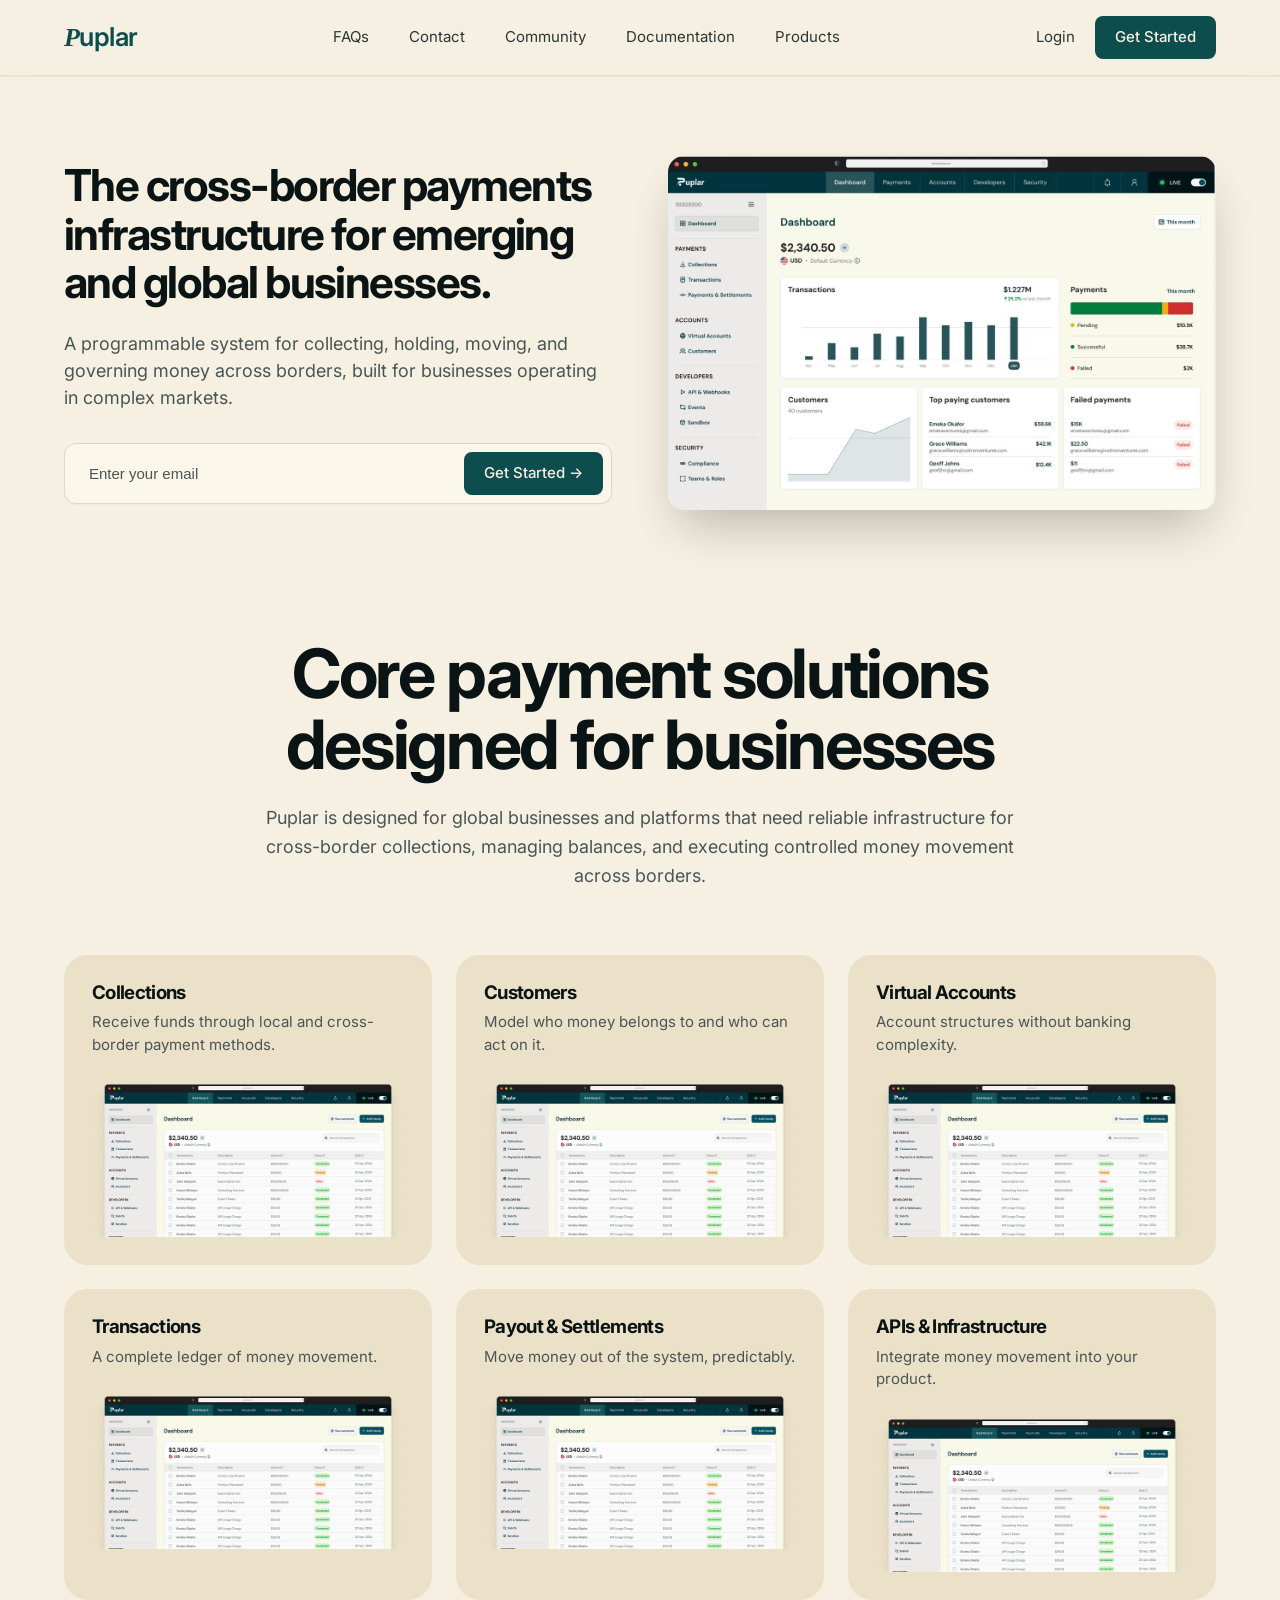
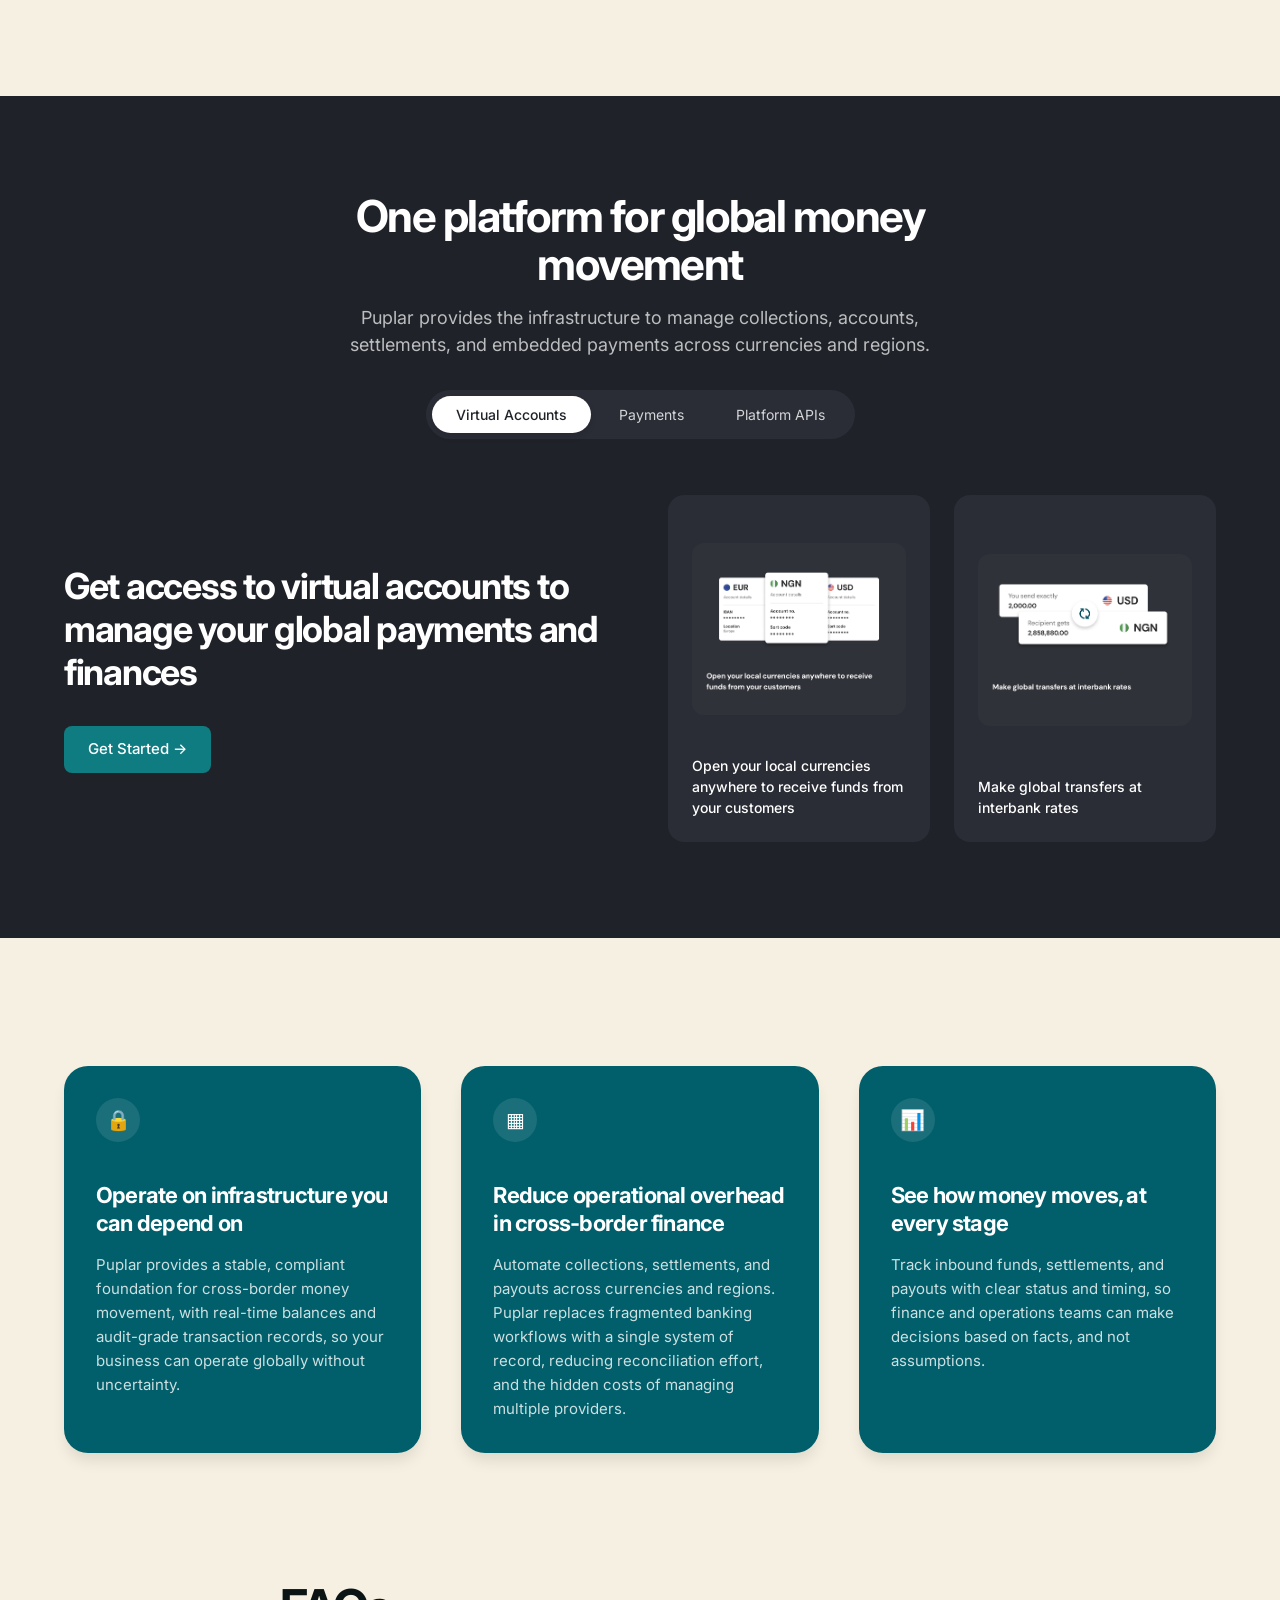
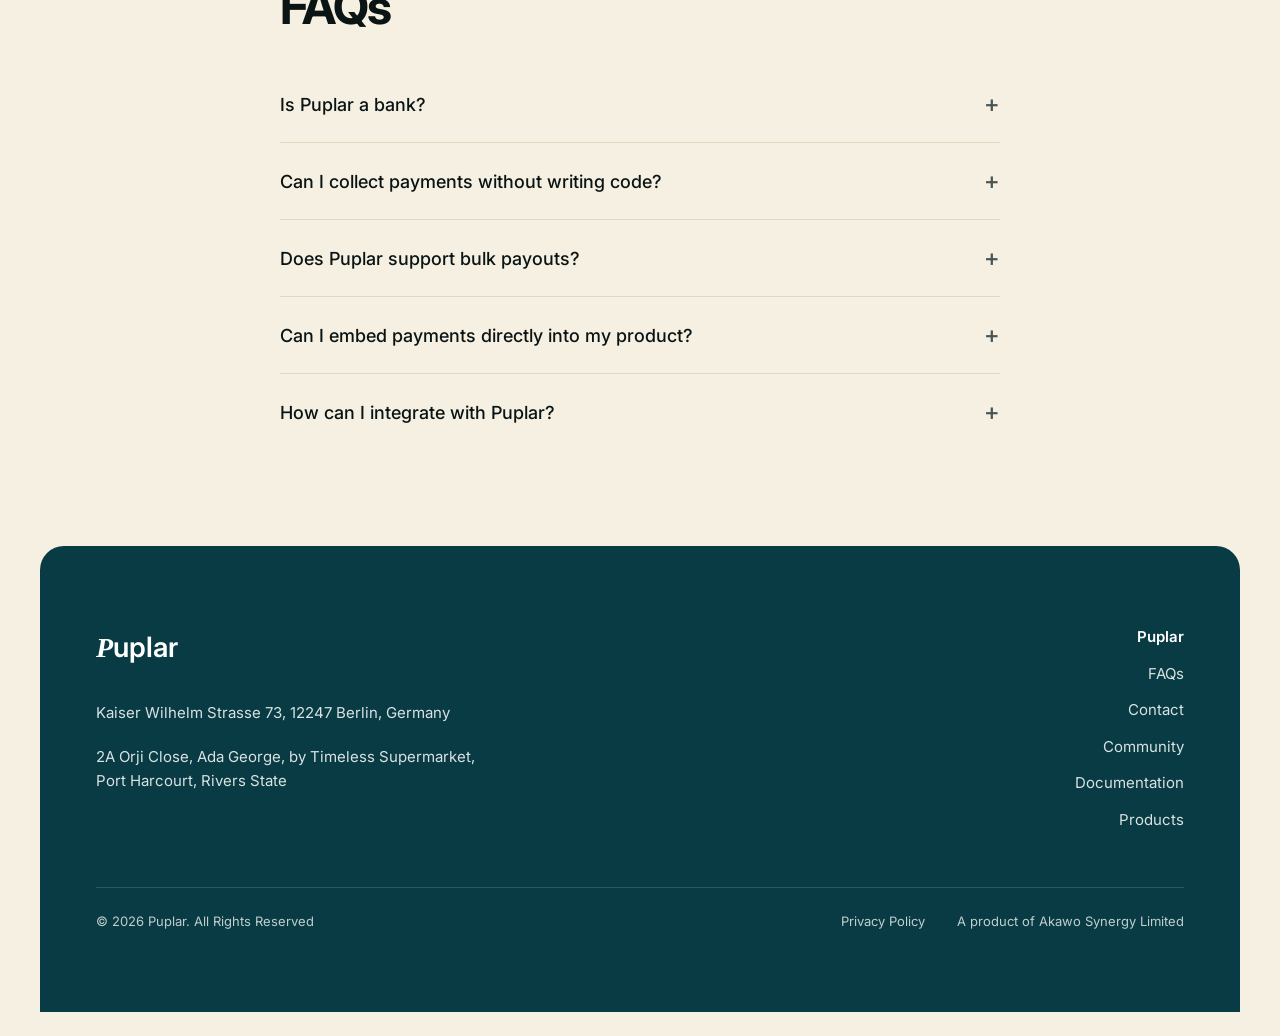
<file: index.html>
<!DOCTYPE html>
<html lang="en">
<head>
<meta charset="UTF-8" />
<meta name="viewport" content="width=device-width,initial-scale=1" />
<title>Puplar — Cross-border payments infrastructure</title>
<meta name="description" content="A programmable system for collecting, holding, moving, and governing money across borders." />
<link rel="preconnect" href="https://fonts.googleapis.com">
<link rel="preconnect" href="https://fonts.gstatic.com" crossorigin>
<link href="https://fonts.googleapis.com/css2?family=Inter:wght@400;500;600;700&display=swap" rel="stylesheet">
<link rel="stylesheet" href="styles.css" />
</head>
<body>

<header class="header">
  <div class="header-inner">
    <a href="index.html" class="logo"><span class="p">P</span>uplar</a>
    <nav class="nav">
      <a href="#faqs">FAQs</a>
      <a href="#contact">Contact</a>
      <a href="#community">Community</a>
      <a href="#documentation">Documentation</a>
      <a href="#products">Products</a>
    </nav>
    <div class="header-actions">
      <a href="#" class="login-link">Login</a>
      <a href="#" class="btn btn-primary">Get Started</a>
    </div>
  </div>
</header>

<main class="hero">
  <div class="hero-grid">
    <div>
      <h1>The cross-border payments infrastructure for emerging and global businesses.</h1>
      <p class="lead">A programmable system for collecting, holding, moving, and governing money across borders, built for businesses operating in complex markets.</p>
      <form class="email-form" onsubmit="event.preventDefault()">
        <input type="email" required placeholder="Enter your email" />
        <button type="submit" class="btn btn-primary">Get Started →</button>
      </form>
    </div>
    <div class="hero-img">
      <img src="assets/metrics.png" alt="Puplar dashboard preview" />
    </div>
  </div>
</main>

<section class="solutions-intro">
  <h2>Core payment solutions designed for businesses</h2>
  <p>Puplar is designed for global businesses and platforms that need reliable infrastructure for cross-border collections, managing balances, and executing controlled money movement across borders.</p>
</section>

<section class="solutions">
  <div class="solutions-grid">
    <article class="solution-card"><h3>Collections</h3><p>Receive funds through local and cross-border payment methods.</p><img src="assets/transactions.png" alt="Collections" /></article>
    <article class="solution-card"><h3>Customers</h3><p>Model who money belongs to and who can act on it.</p><img src="assets/transactions.png" alt="Customers" /></article>
    <article class="solution-card"><h3>Virtual Accounts</h3><p>Account structures without banking complexity.</p><img src="assets/transactions.png" alt="Virtual Accounts" /></article>
    <article class="solution-card"><h3>Transactions</h3><p>A complete ledger of money movement.</p><img src="assets/transactions.png" alt="Transactions" /></article>
    <article class="solution-card"><h3>Payout & Settlements</h3><p>Move money out of the system, predictably.</p><img src="assets/transactions.png" alt="Payouts" /></article>
    <article class="solution-card"><h3>APIs & Infrastructure</h3><p>Integrate money movement into your product.</p><img src="assets/transactions.png" alt="APIs" /></article>
  </div>
</section>

<section class="platform">
  <div class="platform-inner">
    <div class="platform-header">
      <h2>One platform for global money movement</h2>
      <p>Puplar provides the infrastructure to manage collections, accounts, settlements, and embedded payments across currencies and regions.</p>
      <div class="tabs" role="tablist">
        <button class="tab active" data-tab="virtual-accounts">Virtual Accounts</button>
        <button class="tab" data-tab="payments">Payments</button>
        <button class="tab" data-tab="platform-apis">Platform APIs</button>
      </div>
    </div>
    <div class="platform-content" id="platform-content"></div>
  </div>
</section>

<section class="values">
  <div class="values-grid">
    <div class="value-card">
      <div class="value-icon">🔒</div>
      <h3>Operate on infrastructure you can depend on</h3>
      <p>Puplar provides a stable, compliant foundation for cross-border money movement, with real-time balances and audit-grade transaction records, so your business can operate globally without uncertainty.</p>
    </div>
    <div class="value-card">
      <div class="value-icon">▦</div>
      <h3>Reduce operational overhead in cross-border finance</h3>
      <p>Automate collections, settlements, and payouts across currencies and regions. Puplar replaces fragmented banking workflows with a single system of record, reducing reconciliation effort, and the hidden costs of managing multiple providers.</p>
    </div>
    <div class="value-card">
      <div class="value-icon">📊</div>
      <h3>See how money moves, at every stage</h3>
      <p>Track inbound funds, settlements, and payouts with clear status and timing, so finance and operations teams can make decisions based on facts, and not assumptions.</p>
    </div>
  </div>
</section>

<section class="faqs" id="faqs">
  <h2>FAQs</h2>
  <div class="faq-list">
    <details class="faq"><summary>Is Puplar a bank?</summary><p>No, Puplar is not a bank. It is a financial infrastructure platform that connects businesses to regulated banking, payment, and settlement rails while providing a unified system to manage those workflows.</p></details>
    <details class="faq"><summary>Can I collect payments without writing code?</summary><p>Yes, Puplar offers no-code solutions such as payment links and easy-to-use dashboards to help you collect payments without technical integration.</p></details>
    <details class="faq"><summary>Does Puplar support bulk payouts?</summary><p>Absolutely. Our platform is designed to handle high-volume disbursements and bulk payouts across multiple currencies and regions efficiently.</p></details>
    <details class="faq"><summary>Can I embed payments directly into my product?</summary><p>Yes, our robust APIs allow you to embed seamless payment experiences directly into your own applications and platforms.</p></details>
    <details class="faq"><summary>How can I integrate with Puplar?</summary><p>You can integrate via our developer-friendly documentation, which provides SDKs and API references for various programming languages.</p></details>
  </div>
</section>

<div class="footer-wrap">
  <footer class="footer">
    <div class="footer-inner">
      <div class="footer-grid">
        <div>
          <div class="footer-logo"><span class="p">P</span>uplar</div>
          <div class="footer-addr">
            <p>Kaiser Wilhelm Strasse 73, 12247 Berlin, Germany</p>
            <p>2A Orji Close, Ada George, by Timeless Supermarket,<br />Port Harcourt, Rivers State</p>
          </div>
        </div>
        <div class="footer-right">
          <p class="footer-nav-title">Puplar</p>
          <ul class="footer-nav">
            <li><a href="#faqs">FAQs</a></li>
            <li><a href="#contact">Contact</a></li>
            <li><a href="#community">Community</a></li>
            <li><a href="#documentation">Documentation</a></li>
            <li><a href="#products">Products</a></li>
          </ul>
        </div>
      </div>
      <div class="footer-bottom">
        <p>© <span id="year"></span> Puplar. All Rights Reserved</p>
        <div style="display:flex;gap:32px;flex-wrap:wrap">
          <a href="#privacy">Privacy Policy</a>
          <span>A product of Akawo Synergy Limited</span>
        </div>
      </div>
    </div>
  </footer>
</div>

<script src="script.js"></script>
</body>
</html>
</file>
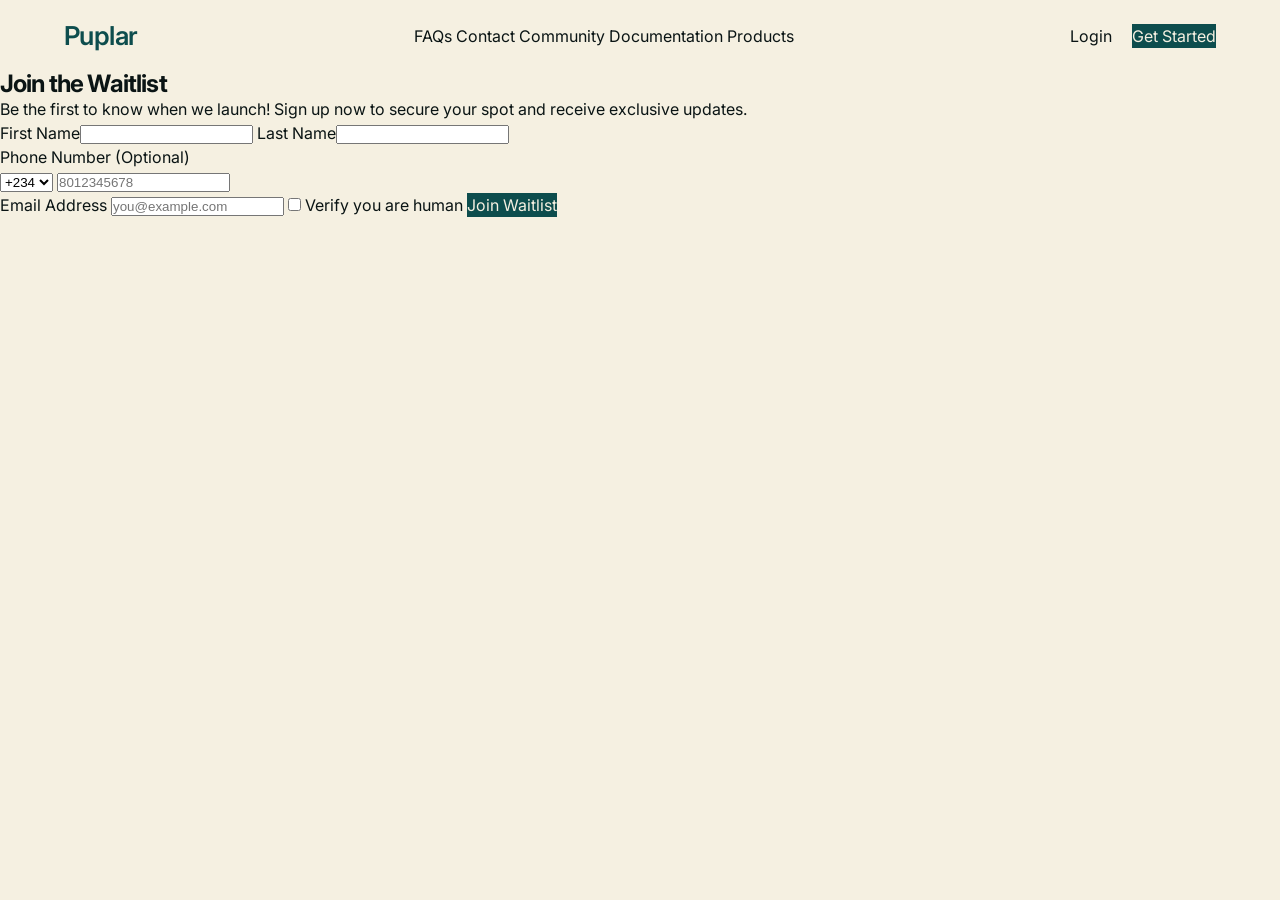
<file: login.html>
<!DOCTYPE html>
<html lang="en">
<head>
  <meta charset="UTF-8" />
  <meta name="viewport" content="width=device-width, initial-scale=1.0" />
  <title>Join the Waitlist | Puplar</title>
  <link rel="preconnect" href="https://fonts.googleapis.com" />
  <link rel="preconnect" href="https://fonts.gstatic.com" crossorigin />
  <link href="https://fonts.googleapis.com/css2?family=Inter:wght@400;500;600;700;800&family=Fraunces:ital,wght@1,600&display=swap" rel="stylesheet" />
  <link rel="stylesheet" href="styles.css" />
</head>
<body>
  <header class="site-header" id="siteHeader">
    <div class="container header-inner">
      <a href="index.html" class="logo"><span class="logo-p">P</span><span>uplar</span></a>
      <nav class="main-nav">
        <a href="index.html#faqs">FAQs</a>
        <a href="index.html#contact">Contact</a>
        <a href="index.html#community">Community</a>
        <a href="index.html#documentation">Documentation</a>
        <a href="index.html#products">Products</a>
      </nav>
      <div class="header-actions">
        <a href="login.html" class="link-login">Login</a>
        <a href="login.html" class="btn-primary">Get Started</a>
      </div>
    </div>
  </header>

  <main class="container waitlist-main">
    <section class="waitlist-hero">
      <h1>Join the Waitlist</h1>
      <p>Be the first to know when we launch! Sign up now to secure your spot and receive exclusive updates.</p>
    </section>

    <section class="waitlist-form-wrap">
      <form id="waitlistForm" novalidate>
        <div class="row-2">
          <label>First Name<input name="first" required /></label>
          <label>Last Name<input name="last" required /></label>
        </div>
        <label>Phone Number (Optional)
          <div class="phone-row">
            <select name="dial">
              <option>+234</option><option>+1</option><option>+44</option><option>+27</option>
              <option>+254</option><option>+233</option><option>+91</option><option>+61</option>
              <option>+81</option><option>+49</option><option>+33</option>
            </select>
            <input type="tel" name="phone" placeholder="8012345678" />
          </div>
        </label>
        <label>Email Address
          <input type="email" name="email" placeholder="you@example.com" required />
        </label>
        <label class="verify">
          <input type="checkbox" name="verify" required /> <span>Verify you are human</span>
        </label>
        <button type="submit" class="btn-primary block" disabled>Join Waitlist</button>
      </form>
      <div id="successMsg" class="success" hidden></div>
    </section>
  </main>

  <script src="script.js"></script>
</body>
</html>
</file>
<file: styles.css>
*{
  box-sizing:border-box;
  margin:0;padding:0
}

html{
  scroll-behavior:smooth
}

body{
  font-family:'Inter',system-ui,-apple-system,sans-serif;
  background:#f5f0e1;
  color:#0a1414;
  -webkit-font-smoothing:antialiased;
  line-height:1.5
}

img{
  max-width:100%;
  display:block
}

a{
  color:inherit;
  text-decoration:none
}

button{
  font:inherit;
  cursor:pointer;
  border:0;
  background:none;
  color:inherit
}

h1,h2,h3,h4{
  letter-spacing:-.035em;
  font-weight:700;
  line-height:1.1
}


:root{
  --bg:#f5f0e1; --fg:#0a1414; --muted:#4a5555;
  --primary:#0d4d4d; --card:#ebe0c8; --border:#e2d7bf;
  --dark:#1F2228; --dark-2:#2A2D36;
  --teal:#005F6B; --teal-2:#0F7C82; --footer:#083B43;
}


.header{
  position:sticky;
  top:0;z-index:50;
  background:rgba(245,240,225,.85);
  backdrop-filter:blur(12px);
  -webkit-backdrop-filter:blur(12px);
  border-bottom:1px solid rgba(226,215,191,.6);
  box-shadow:0 1px 2px rgba(0,0,0,.04)
}

.header-inner{
  display:flex;
  align-items:center;
  justify-content:space-between;
  padding:16px 24px;
  max-width:1200px;
  margin:0 auto
}

.logo{
  display:flex;
  align-items:baseline;
  font-size:26px;
  font-weight:600;
  color:#0d4d4d;
  letter-spacing:-.02em
}

.logo .p{
  font-family:Georgia,
  'Times New Roman',serif;
  font-style:italic
}

.nav{
  display:none;
  gap:40px
}

.nav a{
  font-size:15px;
  color:rgba(10,20,20,.85)
}

.nav a:hover{
  color:#0a1414
}

.header-actions{
  display:flex;
  align-items:center;
  gap:20px
}

.login-link{
  font-size:15px;
  color:rgba(10,20,20,.85)
}

.btn{
  display:inline-flex;
  align-items:center;
  gap:8px;
  border-radius:8px;
  padding:10px 20px;
  font-size:15px;
  font-weight:500;
  transition:opacity .2s
}

.btn:hover{
  opacity:.9
}

.btn-primary{
  background:#0d4d4d;
  color:#f5f0e1
}

@media(min-width:768px){
  .nav{display:flex}
}


.hero{
  max-width:1200px;
  margin:0 auto;
  padding:80px 24px 96px
}

.hero-grid{
  display:grid;
  gap:56px;
  align-items:center
}

.hero h1{
  font-size:36px;
  line-height:1.1
}

.hero p.lead{
  margin-top:24px;
  max-width:36rem;
  font-size:18px;
  color:var(--muted)
}

.email-form{
  margin-top:32px;
  display:flex;
  align-items:center;gap:8px;
  max-width:36rem;
  background:#faf6ea;
  border:1px solid var(--border);
  border-radius:12px;
  padding:8px;
  box-shadow:0 1px 2px rgba(0,0,0,.04)
}

.email-form input{
  flex:1;
  background:transparent;
  border:0;
  outline:0;
  padding:10px 16px;
  font-size:15px
}

.email-form input::placeholder{
  color:var(--muted)
}

.hero-img img{
  width:100%;border-radius:16px;
  box-shadow:0 25px 50px -12px rgba(0,0,0,.25)
}

@media(min-width:1024px){
  .hero-grid{grid-template-columns:1fr 1fr}
  .hero h1{font-size:44px}
  .hero-img{justify-self:end}
}


.solutions-intro{
  max-width:1000px;
  margin:0 auto;
  padding:32px 24px 64px;
  text-align:center
}

.solutions-intro h2{
  font-size:44px;
  line-height:1.05
}

.solutions-intro p{
  margin:24px auto 0;
  max-width:48rem;
  font-size:17px;
  line-height:1.6;
  color:var(--muted)
}

@media(min-width:768px){
  .solutions-intro 
  h2{font-size:68px}
  .solutions-intro 
  p{font-size:18px}
}

.solutions{
  max-width:1200px;
  margin:0 auto;
  padding:0 24px 96px
}

.solutions-grid{
  display:grid;
  gap:24px;
  grid-template-columns:1fr
}

.solution-card{
  background:var(--card);
  border-radius:24px;
  padding:28px;
  display:flex;
  flex-direction:column
}

.solution-card p{
  margin-top:8px;
  max-width:320px;
  font-size:15px;
  color:var(--muted)
}

.solution-card img{
  margin-top:24px;
  width:100%;
  border-radius:12px
}

@media(min-width:768px){
  .solutions-grid{grid-template-columns:1fr 1fr}
}


@media(min-width:1024px){
  .solutions-grid{grid-template-columns:repeat(3,1fr)}
}


.platform{
  background:var(--dark);
  color:#fff
}

.platform-inner{
  max-width:1200px;
  margin:0 auto;
  padding:80px 24px
}

.platform-header{
  max-width:768px;
  margin:0 auto;
  text-align:center
}

.platform-header h2{
  font-size:36px
}

.platform-header p{
  margin-top:16px;
  max-width:40rem;
  margin-left:auto;
  margin-right:auto;
  color:rgba(255,255,255,.7);font-size:16px
}

.tabs{
  display:inline-flex;
  align-items:center;
  gap:4px;
  background:var(--dark-2);
  border-radius:9999px;
  padding:6px;
  margin-top:32px
}

.tab{
  border-radius:9999px;
  padding:8px 24px;
  font-size:14px;
  color:rgba(255,255,255,.8);transition:all .3s
}

.tab:hover{
  color:#fff
}

.tab.active{
  background:#fff;
  color:var(--dark);
  font-weight:500;
  box-shadow:0 4px 6px rgba(0,0,0,.1)
}

.platform-content{
  margin-top:56px;
  display:grid;
  gap:40px;
  align-items:center;
  opacity:0;
  transform:translateY(6px);
  animation:fadeIn .35s ease-out forwards
}

.platform-content h3{
  font-size:30px;
  line-height:1.2
}

.platform-cta{
  margin-top:32px;
  display:inline-flex;
  align-items:center;
  gap:8px;
  background:var(--teal-2);
  color:#fff;padding:12px 24px;
  border-radius:8px;
  font-size:15px;
  font-weight:500;
  transition:transform .2s,background .2s
}

.platform-cta:hover{
  transform:scale(1.02);
  background:#0d6b70
}

.platform-cards{
  display:grid;
  gap:24px
}

.p-card{
  background:var(--dark-2);
  border-radius:16px;padding:24px;
  display:flex;
  flex-direction:column;
  height:100%
}

.p-card-img{
  flex:1;
  display:flex;
  align-items:center;
  justify-content:center;
  padding:24px 0
}

.p-card img{
  width:100%;
  border-radius:12px
}

.p-card p{
  margin-top:16px;
  font-size:14px;
  font-weight:500
}

@media(min-width:640px){
  .platform-cards{grid-template-columns:1fr 1fr}
}

@media(min-width:768px){
  .platform-header 
  h2{font-size:44px}
  .platform-header 
  p{font-size:18px}
  .platform-inner{padding:96px 24px}
}

@media(min-width:1024px){
  .platform-content{grid-template-columns:1fr 1fr;
    gap:56px}.platform-content
     h3{font-size:36px}
    }

@keyframes fadeIn{
  to{opacity:1;
    transform:translateY(0)}
  }


.values{
  max-width:1200px;
  margin:0 auto;
  padding:112px 24px
}

.values-grid{
  display:grid;
  gap:32px;
  grid-template-columns:1fr
}

.value-card{
  background:var(--teal);
  color:#fff;
  border-radius:24px;
  padding:32px;
  box-shadow:0 10px 15px -3px rgba(0,0,0,.1);
  transition:transform .3s,box-shadow .3s
}

.value-card:hover{
  transform:translateY(-6px);
  box-shadow:0 20px 25px -5px rgba(0,0,0,.15)
}

.value-icon{
  width:44px;
  height:44px;
  border-radius:9999px;
  background:rgba(255,255,255,.1);
  display:grid;
  place-items:center;
  margin-bottom:40px;
  font-size:20px
}

.value-card h3{
  font-size:22px;
  line-height:1.25
}

.value-card p{
  margin-top:16px;
  font-size:15px;
  line-height:1.6;
  color:rgba(255,255,255,.8)
}

@media(min-width:768px){
  .values-grid{grid-template-columns:repeat(3,1fr);
    gap:40px}.values{padding:128px 24px}
  }


.faqs{
  max-width:768px;
  margin:0 auto;
  padding:0 24px 96px
}

.faqs h2{
  font-size:40px
}

.faq-list{
  margin-top:32px
}

.faq{
  border-top:1px solid var(--border);
  padding:20px 0
}

.faq:first-child{
  border-top:0
}

.faq summary{
  display:flex;
  justify-content:space-between;
  align-items:center;
  gap:24px;
  cursor:pointer;
  list-style:none;
  font-size:18px;
  font-weight:500
}

.faq summary::-webkit-details-marker{
  display:none
}

.faq summary::after{
  content:'+';
  font-size:24px;color:var(--muted);
  transition:transform .2s
}

.faq[open] summary::after{
  transform:rotate(45deg)
}

.faq p{
  margin-top:12px;
  font-size:15px;
  color:var(--muted)
}

@media(min-width:768px){
  .faqs h2{font-size:48px}
}


.footer-wrap{
  padding:0 16px 24px
}

.footer{
  max-width:1200px;
  margin:0 auto;
  background:var(--footer);
  color:#fff;border-radius:24px 24px 0 0;
  overflow:hidden
}

.footer-inner{
  padding:64px 32px
}

.footer-grid{
  display:grid;gap:48px
}

.footer-logo{
  display:flex;
  align-items:baseline;
  font-size:28px;
  font-weight:600;
  color:#fff
}

.footer-logo .p{
  font-family:Georgia,serif;
  font-style:italic
}
.footer-addr{
  margin-top:32px;
  font-size:15px;
  line-height:1.6;
  color:rgba(255,255,255,.85)
}

.footer-addr p+p{
  margin-top:20px
}
.footer-nav{
  list-style:none
}

.footer-nav li{
  margin-top:12px
}

.footer-nav-title{
  font-size:15px;
  font-weight:600;
  color:#fff
}

.footer-nav a{
  font-size:15px;
  color:rgba(255,255,255,.85)
}

.footer-nav a:hover{
  color:#fff;
  text-decoration:underline;
  text-underline-offset:4px
}

.footer-bottom{
  margin-top:56px;
  padding-top:24px;
  border-top:1px solid rgba(255,255,255,.15);
  display:flex;flex-direction:column;gap:12px;
  font-size:13px;
  color:rgba(255,255,255,.75)
}

@media(min-width:768px){
  .footer-inner{padding:80px 56px}
  .footer-grid{grid-template-columns:1fr 1fr}
  .footer-right{justify-self:end;text-align:right}
  .footer-bottom{flex-direction:row;
    justify-content:space-between;
    align-items:center}
  }
</file>
